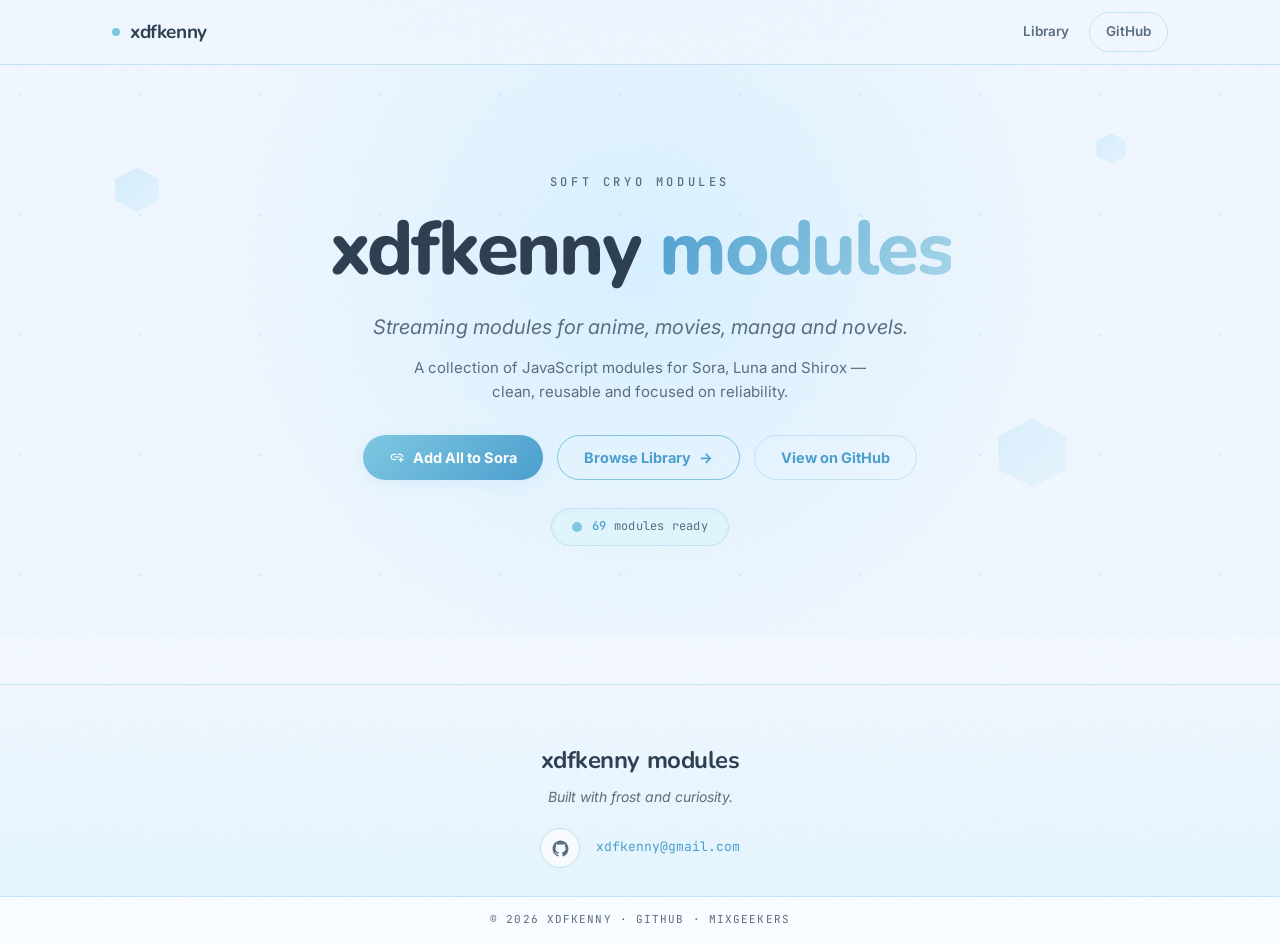
<file: index.html>
<!doctype html>
<html lang="en">
<head>
  <meta charset="utf-8" />
  <meta name="viewport" content="width=device-width, initial-scale=1" />
  <title>xdfkenny modules — Sora Module Library</title>
  <meta name="description" content="xdfkenny's Sora module library — streaming modules for anime, movies, manga and novels for Sora, Luna, and Shirox." />
  <link rel="icon" href="data:image/svg+xml,%3Csvg xmlns='http://www.w3.org/2000/svg' viewBox='0 0 32 32'%3E%3Crect width='32' height='32' rx='9' fill='%23E1F5FE'/%3E%3Cpath d='M16 5l9.5 5.5v11L16 27l-9.5-5.5v-11z' fill='%237EC8E3'/%3E%3Cpath d='M16 9.5L22 13v6l-6 3.5-6-3.5v-6z' fill='%23FFFFFF' opacity='.9'/%3E%3C/svg%3E" />
  <link rel="preconnect" href="https://fonts.googleapis.com" />
  <link rel="preconnect" href="https://fonts.gstatic.com" crossorigin />
  <link href="https://fonts.googleapis.com/css2?family=Nunito:wght@600;700;800&family=Inter:ital,wght@0,300;0,400;0,500;0,600;1,400&family=JetBrains+Mono:wght@300;400;500&display=swap" rel="stylesheet" />
  <link rel="stylesheet" href="https://fonts.googleapis.com/css2?family=Material+Symbols+Outlined:opsz,wght,FILL,GRAD@20..48,100..700,0..1,-50..200" />
  <link rel="preconnect" href="https://raw.githubusercontent.com" />
  <link rel="stylesheet" href="styles.css" />
</head>
<body>
  <a class="skip-link" href="#main">Skip to content</a>

  <!-- ===== Navigation ===== -->
  <nav class="nav" aria-label="Primary">
    <div class="nav-inner">
      <a class="brand" href="#top">
        <span class="brand-dot" aria-hidden="true"></span>
        <span class="brand-name">xdfkenny</span>
      </a>
      <button class="nav-toggle" id="navToggle" type="button" aria-expanded="false" aria-controls="navLinks" aria-label="Toggle navigation">
        <span class="nav-toggle-bar"></span>
        <span class="nav-toggle-bar"></span>
        <span class="nav-toggle-bar"></span>
      </button>
      <div class="nav-links" id="navLinks">
        <a class="nav-link" href="modules/">Library</a>
        <a class="nav-link nav-link-ext" href="https://github.com/xdfkenny/xdfkenny-sora-modules" target="_blank" rel="noopener noreferrer">GitHub</a>
      </div>
    </div>
  </nav>

  <!-- ===== Hero ===== -->
  <main id="main">
    <header class="hero" id="top">
      <div class="hero-snow" aria-hidden="true"></div>
      <div class="hero-hex hex-1" aria-hidden="true"></div>
      <div class="hero-hex hex-2" aria-hidden="true"></div>
      <div class="hero-hex hex-3" aria-hidden="true"></div>
      <div class="hero-inner">
        <p class="eyebrow">Soft Cryo Modules</p>
        <h1 class="hero-title">xdfkenny <span>modules</span></h1>
        <p class="hero-sub">Streaming modules for anime, movies, manga and novels.</p>
        <p class="hero-desc">A collection of JavaScript modules for Sora, Luna and Shirox — clean, reusable and focused on reliability.</p>
        <div class="hero-cta">
          <a class="btn btn-primary" id="btnHeroAddSora" href="sora://default_page?url=https%3A%2F%2Fxdfkenny.dpdns.org%2Fxdfkenny-sora-modules%2Fmodules%2F%3Fembed%3Dtrue">
            <span class="material-symbols-outlined icon-sm">add_link</span> Add All to Sora
          </a>
          <a class="btn btn-secondary" href="modules/">Browse Library <span class="arrow" aria-hidden="true">→</span></a>
          <a class="btn btn-ghost" href="https://github.com/xdfkenny/xdfkenny-sora-modules" target="_blank" rel="noopener noreferrer">View on GitHub</a>
        </div>
        <div class="status-pill" aria-live="polite">
          <span class="dot pulse" aria-hidden="true"></span>
          <span class="status-text"><b id="heroCount">0</b> modules ready</span>
        </div>
      </div>
    </header>
  </main>

  <!-- ===== Footer ===== -->
  <footer class="footer">
    <div class="footer-inner">
      <div class="footer-brand">xdfkenny modules</div>
      <p class="footer-tagline">Built with frost and curiosity.</p>
      <div class="footer-social">
        <a class="icon-btn" href="https://github.com/xdfkenny/xdfkenny-sora-modules" target="_blank" rel="noopener noreferrer" aria-label="GitHub">
          <svg class="icon" viewBox="0 0 24 24" fill="currentColor" aria-hidden="true"><path d="M12 2C6.48 2 2 6.58 2 12.25c0 4.53 2.87 8.37 6.84 9.73.5.1.68-.22.68-.49v-1.7c-2.78.62-3.37-1.37-3.37-1.37-.45-1.18-1.11-1.5-1.11-1.5-.91-.63.07-.62.07-.62 1 .07 1.53 1.06 1.53 1.06.9 1.57 2.36 1.12 2.93.85.09-.66.35-1.11.63-1.37-2.22-.26-4.56-1.14-4.56-5.07 0-1.12.39-2.03 1.03-2.75-.1-.26-.45-1.3.1-2.7 0 0 .84-.28 2.75 1.05a9.36 9.36 0 0 1 5 0c1.91-1.33 2.75-1.05 2.75-1.05.55 1.4.2 2.44.1 2.7.64.72 1.03 1.63 1.03 2.75 0 3.94-2.34 4.81-4.57 5.06.36.32.68.94.68 1.9v2.81c0 .27.18.6.69.49A10.26 10.26 0 0 0 22 12.25C22 6.58 17.52 2 12 2Z"></path></svg>
        </a>
        <a class="footer-mail" href="mailto:xdfkenny@gmail.com">xdfkenny@gmail.com</a>
      </div>
    </div>
    <div class="footer-bottom">© 2026 xdfkenny · GitHub · MixGeekers</div>
  </footer>

  <script src="script.js"></script>
</body>
</html>
</file>
<file: styles.css>
/* ==========================================================================
   xdfkenny modules — Soft Cryo design system
   Icy pastel, pure frost with a warm heart. Zero sharp corners.
   ========================================================================== */

:root {
  --bg: #F0F7FF;
  --bg-warm: #F8FBFF;
  --fg: #2C3E50;
  --fg-muted: #5A6D7E;
  --accent: #7EC8E3;
  --accent-light: #B8E3F5;
  --accent-dark: #4A9ECF;
  --accent-glow: #D6F0FF;
  --crystal: #A8D8EA;
  --frost: #E1F5FE;
  --rose-ice: #E8D5E0;
  --rose-soft: #E8A5A5;
  --mint: #A5D8C5;
  --border: #C5E3F5;
  --border-strong: #7EC8E3;

  --status-ok: #4A9ECF;
  --status-warn: #9AA8E8;
  --status-fail: #C96F8E;

  --shadow-sm: 0 2px 8px rgba(126, 200, 227, 0.12);
  --shadow-md: 0 4px 16px rgba(126, 200, 227, 0.15);
  --shadow-lg: 0 8px 32px rgba(126, 200, 227, 0.2);
  --shadow-glow: 0 0 20px rgba(126, 200, 227, 0.25), 0 0 40px rgba(126, 200, 227, 0.1);
  --shadow-inner: inset 0 2px 4px rgba(126, 200, 227, 0.08);
  --ring: 0 0 0 3px rgba(126, 200, 227, 0.2);

  --r-sm: 8px;
  --r-md: 12px;
  --r-lg: 16px;
  --r-xl: 24px;
  --r-2xl: 32px;
  --r-full: 9999px;

  --font-display: "Nunito", "Inter", system-ui, sans-serif;
  --font-body: "Inter", system-ui, -apple-system, "Segoe UI", Roboto, sans-serif;
  --font-mono: "JetBrains Mono", ui-monospace, "Cascadia Code", Consolas, monospace;

  --ease-bounce: cubic-bezier(0.34, 1.56, 0.64, 1);
  --ease-out: cubic-bezier(0.22, 1, 0.36, 1);

  --noise: url("data:image/svg+xml,%3Csvg viewBox='0 0 256 256' xmlns='http://www.w3.org/2000/svg'%3E%3Cfilter id='noise'%3E%3CfeTurbulence type='fractalNoise' baseFrequency='0.9' numOctaves='3' stitchTiles='stitch'/%3E%3C/filter%3E%3Crect width='100%25' height='100%25' filter='url(%23noise)'/%3E%3C/svg%3E");
}

@media (prefers-color-scheme: dark) {
  :root {
    --bg: #0A0F1E;
    --bg-warm: #141E32;
    --fg: #E6EDF3;
    --fg-muted: #8A9AB3;
    --accent: #7EC8E3;
    --accent-light: #1E344B;
    --accent-dark: #8ED0F0;
    --accent-glow: rgba(126, 200, 227, 0.12);
    --crystal: #5A7FA0;
    --frost: #1E2D45;
    --rose-ice: #2A3545;
    --rose-soft: #9AA8C8;
    --mint: #6BA8A0;
    --border: #2A3A52;
    --border-strong: #3A5575;

    --status-ok: #7EC8E3;
    --status-warn: #9AA8E8;
    --status-fail: #E8A5A5;

    --shadow-sm: 0 2px 8px rgba(0, 0, 0, 0.35);
    --shadow-md: 0 4px 16px rgba(0, 0, 0, 0.45);
    --shadow-lg: 0 8px 32px rgba(0, 0, 0, 0.55);
    --shadow-glow: 0 0 20px rgba(126, 200, 227, 0.12), 0 0 40px rgba(126, 200, 227, 0.06);
    --shadow-inner: inset 0 2px 4px rgba(0, 0, 0, 0.25);
    --ring: 0 0 0 3px rgba(126, 200, 227, 0.25);
  }
}

* { box-sizing: border-box; }

html {
  scroll-behavior: smooth;
}

.material-symbols-outlined {
  font-family: 'Material Symbols Outlined';
  font-weight: normal;
  font-style: normal;
  font-size: 18px;
  line-height: 1;
  letter-spacing: normal;
  text-transform: none;
  display: inline-block;
  white-space: nowrap;
  word-wrap: normal;
  direction: ltr;
  -webkit-font-smoothing: antialiased;
  vertical-align: middle;
  user-select: none;
}

.material-symbols-outlined.icon-sm {
  font-size: 16px;
}

body {
  margin: 0;
  padding: 0;
  min-height: 100vh;
  background:
    radial-gradient(900px 460px at 50% -80px, rgba(182, 225, 246, 0.55), transparent 60%),
    linear-gradient(180deg, var(--bg) 0%, #F4FAFF 100%);
  color: var(--fg);
  font-family: var(--font-body);
  font-weight: 400;
  line-height: 1.625;
  -webkit-font-smoothing: antialiased;
  text-rendering: optimizeLegibility;
}

/* global frost noise overlay */
body::after {
  content: "";
  position: fixed;
  inset: 0;
  z-index: 999;
  pointer-events: none;
  background-image: var(--noise);
  opacity: 0.035;
}

::selection {
  background: var(--accent-light);
  color: var(--fg);
}

:focus-visible {
  outline: 2px solid var(--accent);
  outline-offset: 3px;
  box-shadow: 0 0 0 3px rgba(126, 200, 227, 0.3);
  border-radius: 6px;
}

/* ---------- skip link ---------- */

.skip-link {
  position: absolute;
  left: 16px;
  top: -60px;
  z-index: 1100;
  padding: 10px 20px;
  border-radius: var(--r-full);
  background: linear-gradient(135deg, var(--accent), var(--accent-dark));
  color: #fff;
  font-weight: 700;
  font-size: 13px;
  text-decoration: none;
  box-shadow: var(--shadow-md);
  transition: top 0.3s var(--ease-out);
}

.skip-link:focus {
  top: 14px;
}

/* ==========================================================================
   Navigation
   ========================================================================== */

.nav {
  position: sticky;
  top: 0;
  z-index: 100;
  background: rgba(240, 247, 255, 0.86);
  backdrop-filter: blur(14px);
  -webkit-backdrop-filter: blur(14px);
  border-bottom: 1px solid var(--border);
}

.nav-inner {
  max-width: 1120px;
  margin: 0 auto;
  padding: 12px clamp(16px, 4vw, 32px);
  display: flex;
  align-items: center;
  justify-content: space-between;
  gap: 16px;
}

.brand {
  display: inline-flex;
  align-items: center;
  gap: 10px;
  text-decoration: none;
  color: var(--fg);
}

.brand-name {
  font-family: var(--font-display);
  font-weight: 700;
  font-size: 19px;
  letter-spacing: -0.02em;
}

.brand-dot {
  width: 8px;
  height: 8px;
  border-radius: var(--r-full);
  background: var(--accent);
  box-shadow: 0 0 0 0 rgba(126, 200, 227, 0.6);
  animation: statusPulse 2.4s ease-in-out infinite;
}

.nav-links {
  display: flex;
  align-items: center;
  gap: 4px;
}

.nav-link {
  display: inline-block;
  padding: 8px 16px;
  border-radius: var(--r-full);
  color: var(--fg-muted);
  font-weight: 600;
  font-size: 13.5px;
  text-decoration: none;
  transition: background 0.2s var(--ease-out), color 0.2s var(--ease-out), transform 0.2s var(--ease-bounce);
}

.nav-link:hover {
  background: var(--frost);
  color: var(--accent-dark);
  transform: translateY(-1px);
}

.nav-link-ext {
  border: 1.5px solid var(--border);
}

.nav-link-ext:hover {
  border-color: var(--border-strong);
}

.nav-link[aria-current="page"] {
  background: var(--frost);
  color: var(--accent-dark);
}

.nav-toggle {
  display: none;
  appearance: none;
  background: var(--bg-warm);
  border: 1.5px solid var(--border);
  border-radius: var(--r-md);
  width: 44px;
  height: 44px;
  flex-direction: column;
  align-items: center;
  justify-content: center;
  gap: 5px;
  cursor: pointer;
}

.nav-toggle-bar {
  display: block;
  width: 20px;
  height: 2px;
  border-radius: 2px;
  background: var(--fg-muted);
  transition: transform 0.25s var(--ease-out), opacity 0.2s;
}

.nav-toggle[aria-expanded="true"] .nav-toggle-bar:nth-child(1) { transform: translateY(7px) rotate(45deg); }
.nav-toggle[aria-expanded="true"] .nav-toggle-bar:nth-child(2) { opacity: 0; }
.nav-toggle[aria-expanded="true"] .nav-toggle-bar:nth-child(3) { transform: translateY(-7px) rotate(-45deg); }

/* ==========================================================================
   Hero
   ========================================================================== */

.hero {
  position: relative;
  overflow: hidden;
  text-align: center;
  padding: clamp(72px, 12vh, 128px) clamp(20px, 6vw, 48px) clamp(64px, 10vh, 104px);
  background:
    radial-gradient(circle at 50% 35%, rgba(214, 240, 255, 0.9), transparent 58%),
    linear-gradient(180deg, var(--bg) 0%, #F0F7FF 70%, var(--bg) 100%);
}

.hero::before {
  content: "";
  position: absolute;
  inset: 0;
  background-image:
    radial-gradient(2px 2px at 20px 30px, rgba(126, 200, 227, 0.3), transparent),
    radial-gradient(2px 2px at 40px 70px, rgba(184, 227, 245, 0.2), transparent),
    radial-gradient(1px 1px at 90px 40px, rgba(126, 200, 227, 0.25), transparent);
  background-size: 120px 120px, 80px 80px, 100px 100px;
  pointer-events: none;
}

.hero-snow {
  position: absolute;
  inset: 0;
  overflow: hidden;
  pointer-events: none;
}

.snowflake {
  position: absolute;
  top: -12px;
  width: 6px;
  height: 6px;
  border-radius: var(--r-full);
  background: var(--crystal);
  opacity: 0.18;
  animation: snowDrift linear infinite;
}

.hero-inner {
  position: relative;
  z-index: 2;
  max-width: 768px;
  margin: 0 auto;
}

.eyebrow {
  margin: 0 0 18px;
  font-family: var(--font-mono);
  font-size: 12px;
  font-weight: 500;
  letter-spacing: 0.3em;
  text-transform: uppercase;
  color: var(--fg-muted);
}

.hero-title {
  margin: 0;
  font-family: var(--font-display);
  font-weight: 800;
  font-size: clamp(44px, 9vw, 76px);
  line-height: 1.04;
  letter-spacing: -0.03em;
  color: var(--fg);
}

.hero-title span {
  background: linear-gradient(120deg, var(--accent-dark), var(--crystal));
  -webkit-background-clip: text;
  background-clip: text;
  -webkit-text-fill-color: transparent;
}

.hero-sub {
  margin: 22px auto 12px;
  font-size: clamp(17px, 2.4vw, 20px);
  font-style: italic;
  color: var(--fg-muted);
  max-width: 46ch;
}

.hero-desc {
  margin: 0 auto 30px;
  font-size: 15px;
  color: var(--fg-muted);
  max-width: 54ch;
}

.hero-cta {
  display: flex;
  justify-content: center;
  flex-wrap: wrap;
  gap: 14px;
}

.hero-cta .arrow {
  display: inline-block;
  transition: transform 0.25s var(--ease-bounce);
}

.btn-primary:hover .arrow {
  transform: translateX(4px);
}

.status-pill {
  display: inline-flex;
  align-items: center;
  gap: 10px;
  margin-top: 28px;
  padding: 8px 20px;
  border-radius: var(--r-full);
  background: var(--frost);
  border: 1px solid var(--border);
  box-shadow: var(--shadow-inner);
}

.status-text {
  font-family: var(--font-mono);
  font-size: 12px;
  letter-spacing: 0.02em;
  color: var(--fg-muted);
}

.status-text b {
  color: var(--accent-dark);
  font-weight: 500;
}

.dot {
  width: 10px;
  height: 10px;
  border-radius: var(--r-full);
  flex: none;
}

.dot.pulse {
  background: var(--accent);
  animation: statusPulse 2.4s ease-in-out infinite;
}

/* decorative hexagons */

.hero-hex {
  position: absolute;
  width: 56px;
  height: 56px;
  z-index: 1;
  opacity: 0.5;
  background: linear-gradient(135deg, var(--accent-light), var(--accent-glow));
  clip-path: polygon(50% 0%, 100% 25%, 100% 75%, 50% 100%, 0% 75%, 0% 25%);
  animation: floaty 9s ease-in-out infinite;
}

.hex-1 { top: 18%; left: 9%; width: 44px; height: 44px; }
.hex-2 { top: 62%; left: 78%; width: 68px; height: 68px; animation-delay: -3s; opacity: 0.38; }
.hex-3 { top: 12%; right: 12%; width: 30px; height: 30px; animation-delay: -6s; opacity: 0.45; }

/* ==========================================================================
   Sections
   ========================================================================== */

main {
  display: block;
}

.section {
  max-width: 1120px;
  margin: 0 auto;
  padding: clamp(56px, 9vh, 88px) clamp(16px, 4vw, 32px);
  scroll-margin-top: 76px;
}

#top {
  scroll-margin-top: 0;
}

.section-head {
  margin-bottom: 40px;
}

.section-head h2 {
  margin: 0 0 6px;
  font-family: var(--font-display);
  font-weight: 700;
  font-size: clamp(28px, 4vw, 36px);
  letter-spacing: -0.02em;
  color: var(--fg);
  display: inline-block;
  position: relative;
  padding-bottom: 14px;
}

.section-head h2::after {
  content: "";
  position: absolute;
  left: 0;
  bottom: 0;
  width: 88px;
  height: 3px;
  border-radius: var(--r-full);
  background: linear-gradient(90deg, var(--accent), transparent);
}

.section-intro {
  margin: 10px 0 0;
  font-size: 16px;
  color: var(--fg-muted);
  max-width: 56ch;
}

.section-head.is-centered {
  text-align: center;
}

.section-head.is-centered h2::after {
  left: 50%;
  transform: translateX(-50%);
}

.section-head.is-centered .section-intro {
  margin-left: auto;
  margin-right: auto;
}

/* ==========================================================================
   Buttons
   ========================================================================== */

.btn {
  appearance: none;
  display: inline-flex;
  align-items: center;
  justify-content: center;
  gap: 8px;
  border: none;
  cursor: pointer;
  font-family: var(--font-body);
  font-weight: 700;
  font-size: 14.5px;
  line-height: 1.2;
  padding: 13px 26px;
  border-radius: var(--r-full);
  text-decoration: none;
  transition: transform 0.25s var(--ease-bounce), box-shadow 0.25s var(--ease-out), background 0.2s, border-color 0.2s, color 0.2s;
}

.btn:active {
  transform: translateY(1px) scale(0.99);
}

.btn:disabled {
  opacity: 0.55;
  cursor: not-allowed;
}

/* Primary ice pill */
.btn-primary {
  background: linear-gradient(135deg, var(--accent), var(--accent-dark));
  color: #fff;
  box-shadow: var(--shadow-md);
}

.btn-primary:hover {
  transform: scale(1.03);
  box-shadow: var(--shadow-lg), var(--shadow-glow);
}

.btn-primary:disabled:hover {
  transform: none;
  box-shadow: var(--shadow-md);
}

/* Secondary frost outline */
.btn-secondary {
  background: transparent;
  color: var(--accent-dark);
  border: 1.5px solid var(--accent);
}

.btn-secondary:hover {
  transform: scale(1.03);
  background: var(--frost);
  box-shadow: var(--shadow-md);
}

/* Ghost soft link */
.btn-ghost {
  background: transparent;
  color: var(--accent-dark);
  border: 1.5px solid var(--border);
}

.btn-ghost:hover {
  transform: scale(1.03);
  background: var(--frost);
  border-color: var(--border-strong);
}

.btn-ghost-pill {
  background: var(--bg-warm);
  color: var(--fg-muted);
  border: 1px solid var(--border);
  padding: 9px 18px;
  font-size: 12.5px;
}

.btn-ghost-pill:hover {
  color: var(--accent-dark);
  background: var(--frost);
  border-color: var(--border-strong);
}

/* Soft solid (dashboard actions) */
.btn-soft {
  background: var(--bg-warm);
  color: var(--accent-dark);
  border: 1px solid var(--border);
  box-shadow: var(--shadow-sm);
}

.btn-soft:hover {
  background: var(--frost);
  border-color: var(--border-strong);
  transform: translateY(-1px);
  box-shadow: var(--shadow-md);
}

.btn-tiny {
  padding: 8px 16px;
  font-size: 12px;
}

.btn-sm {
  padding: 10px 20px;
  font-size: 13px;
}

.btn-clear {
  background: transparent;
  color: var(--fg-muted);
  border: 1px solid var(--border);
}

.btn-clear:hover {
  background: var(--bg-warm);
  color: var(--accent-dark);
  border-color: var(--border-strong);
}

.icon {
  width: 16px;
  height: 16px;
  flex: none;
}

.icon-play {
  width: 14px;
  height: 14px;
}

/* ==========================================================================
   Summary bar (dashboard)
   ========================================================================== */

/* ==========================================================================
   Library Controls (Search & Category Filters)
   ========================================================================== */

.library-controls {
  display: flex;
  flex-direction: column;
  gap: 16px;
  margin-bottom: 24px;
}

.search-box {
  position: relative;
  display: flex;
  align-items: center;
  width: 100%;
}

.search-icon {
  position: absolute;
  left: 18px;
  width: 18px;
  height: 18px;
  color: var(--accent-dark);
  pointer-events: none;
}

.search-input {
  width: 100%;
  appearance: none;
  background: var(--bg-warm);
  border: 1.5px solid var(--border);
  border-radius: var(--r-xl);
  padding: 14px 44px 14px 48px;
  font-family: var(--font-body);
  font-size: 15px;
  color: var(--fg);
  outline: none;
  box-shadow: var(--shadow-sm);
  transition: border-color 0.25s var(--ease-out), box-shadow 0.25s var(--ease-out), background 0.2s;
}

.search-input::placeholder {
  color: var(--fg-muted);
  opacity: 0.75;
}

.search-input:focus {
  border-color: var(--accent);
  background: #fff;
  box-shadow: var(--shadow-glow), var(--ring);
}

.search-clear {
  position: absolute;
  right: 14px;
  appearance: none;
  border: none;
  background: var(--frost);
  color: var(--fg-muted);
  width: 26px;
  height: 26px;
  border-radius: 50%;
  font-size: 16px;
  line-height: 1;
  cursor: pointer;
  display: grid;
  place-items: center;
  transition: background 0.2s, color 0.2s;
}

.search-clear:hover {
  background: var(--accent);
  color: #fff;
}

.filter-pills-row {
  display: flex;
  align-items: center;
  justify-content: space-between;
  gap: 14px;
  flex-wrap: wrap;
}

.filter-group {
  display: flex;
  align-items: center;
  gap: 8px;
  flex-wrap: wrap;
}

.filter-group-apps {
  margin-left: auto;
}

.filter-label {
  font-family: var(--font-mono);
  font-size: 12px;
  font-weight: 500;
  color: var(--fg-muted);
  text-transform: uppercase;
  letter-spacing: 0.05em;
}

.filter-pill {
  appearance: none;
  border: 1px solid var(--border);
  background: var(--bg-warm);
  color: var(--fg-muted);
  font-family: var(--font-body);
  font-size: 13px;
  font-weight: 600;
  padding: 7px 16px;
  border-radius: var(--r-full);
  cursor: pointer;
  transition: all 0.2s var(--ease-bounce);
  box-shadow: var(--shadow-sm);
}

.filter-pill:hover {
  border-color: var(--border-strong);
  color: var(--accent-dark);
  background: var(--frost);
  transform: translateY(-1px);
}

.filter-pill.active {
  background: linear-gradient(135deg, var(--accent), var(--accent-dark));
  color: #fff;
  border-color: var(--accent-dark);
  box-shadow: 0 4px 12px rgba(74, 158, 207, 0.35);
}

.filter-pill-app {
  padding: 5px 12px;
  font-size: 12px;
}

/* Card badges & compatibility tags */
.card-tags-row {
  display: flex;
  align-items: center;
  gap: 6px;
  flex-wrap: wrap;
  margin-top: 6px;
}

.badge-cat {
  font-family: var(--font-mono);
  font-size: 10.5px;
  font-weight: 600;
  text-transform: uppercase;
  letter-spacing: 0.04em;
  padding: 3px 9px;
  border-radius: var(--r-sm);
  background: var(--frost);
  color: var(--accent-dark);
  border: 1px solid var(--border);
}

.badge-cat.cat-anime { background: rgba(126, 200, 227, 0.15); color: #2B7A9E; border-color: rgba(126, 200, 227, 0.35); }
.badge-cat.cat-manga { background: rgba(165, 216, 197, 0.2); color: #2D7A5E; border-color: rgba(165, 216, 197, 0.4); }
.badge-cat.cat-torrent { background: rgba(232, 165, 165, 0.15); color: #A84B4B; border-color: rgba(232, 165, 165, 0.35); }

.badge-compat {
  font-family: var(--font-mono);
  font-size: 10px;
  font-weight: 600;
  padding: 2px 7px;
  border-radius: var(--r-full);
  background: rgba(74, 158, 207, 0.1);
  color: var(--accent-dark);
  border: 1px solid rgba(74, 158, 207, 0.25);
}

/* Quick Card Actions - full width */
.links {
  width: 100%;
  margin-top: auto;
}

.card-quick-actions {
  display: flex;
  gap: 8px;
  width: 100%;
  margin-top: 12px;
}

.btn-card-action {
  flex: 1 1 0;
  min-width: 0;
  appearance: none;
  display: inline-flex;
  align-items: center;
  justify-content: center;
  gap: 6px;
  border: 1px solid var(--border);
  background: var(--bg);
  color: var(--fg);
  font-family: var(--font-body);
  font-size: 13px;
  font-weight: 700;
  padding: 12px 16px;
  border-radius: var(--r-md);
  cursor: pointer;
  transition: background 0.2s, border-color 0.2s, color 0.2s, transform 0.2s var(--ease-bounce);
  white-space: nowrap;
}

.btn-card-action:hover {
  background: var(--frost);
  border-color: var(--border-strong);
  color: var(--accent-dark);
  transform: translateY(-1px);
}

.btn-card-action.btn-play {
  background: var(--frost);
  color: var(--accent-dark);
  border-color: var(--border-strong);
}

.btn-card-action.btn-play:hover {
  background: var(--accent);
  color: #fff;
}

a.btn-card-action.btn-card-sora,
.btn-card-action.btn-card-sora {
  background: linear-gradient(135deg, hsl(220, 85%, 55%) 0%, hsl(200, 90%, 45%) 100%);
  color: #fff;
  border-color: transparent;
  box-shadow: 0 2px 8px rgba(50, 120, 220, 0.3);
  text-decoration: none;
}

a.btn-card-action.btn-card-sora:hover,
.btn-card-action.btn-card-sora:hover {
  background: linear-gradient(135deg, hsl(220, 85%, 48%) 0%, hsl(200, 90%, 38%) 100%);
  color: #fff;
  transform: translateY(-1px);
  box-shadow: 0 4px 14px rgba(50, 120, 220, 0.45);
}

/* ===== Cufiy-style card meta & split button (no owner) ===== */
.cufiy-head-info {
  flex: 1;
  min-width: 0;
}

.cufiy-meta {
  display: flex;
  align-items: center;
  justify-content: center;
  gap: 8px;
  flex-wrap: wrap;
  margin: 4px 0 2px;
  font-size: 14px;
  color: var(--fg-muted);
}

.cufiy-flag {
  font-size: 18px;
  line-height: 1;
}

.cufiy-lang {
  font-weight: 600;
  color: var(--fg);
  font-size: 14px;
}

.cufiy-type,
.cufiy-dl {
  color: var(--accent-dark);
  opacity: 0.85;
  font-size: 16px !important;
}

.cufiy-actions {
  display: flex;
  width: 100%;
  border-radius: var(--r-md);
  overflow: hidden;
  margin-top: 12px;
  box-shadow: var(--shadow-sm);
  height: 46px;
}

.cufiy-add {
  flex: 1;
  display: flex;
  align-items: center;
  justify-content: center;
  background: linear-gradient(135deg, var(--accent), var(--accent-dark));
  color: #fff;
  font-family: var(--font-body);
  font-weight: 700;
  font-size: 15px;
  text-decoration: none;
  transition: transform 0.2s var(--ease-bounce), box-shadow 0.2s, filter 0.2s;
  box-shadow: 0 2px 8px rgba(74, 158, 207, 0.25);
}

.cufiy-add:hover {
  filter: brightness(1.02);
  transform: translateY(-1px);
  box-shadow: 0 4px 14px rgba(74, 158, 207, 0.35);
  color: #fff;
}

.cufiy-copy {
  width: 58px;
  flex: none;
  display: grid;
  place-items: center;
  background: var(--frost);
  border: none;
  border-left: 1px solid rgba(0,0,0,0.06);
  color: var(--fg-muted);
  cursor: pointer;
  transition: background 0.2s, color 0.2s;
}

.cufiy-copy:hover {
  background: var(--border);
  color: var(--accent-dark);
}


.library-summary {
  margin-bottom: 16px;
}

.pill {
  display: inline-flex;
  align-items: center;
  gap: 7px;
  font-size: 12.5px;
  font-weight: 700;
  color: var(--fg-muted);
  background: var(--bg-warm);
  border: 1px solid var(--border);
  border-radius: var(--r-full);
  padding: 6px 14px;
  box-shadow: var(--shadow-sm);
}

.pill b {
  color: var(--fg);
  font-weight: 700;
  font-variant-numeric: tabular-nums;
}

/* ==========================================================================
   Module cards grid
   ========================================================================== */

.grid {
  display: grid;
  grid-template-columns: repeat(auto-fill, minmax(min(100%, 300px), 1fr));
  gap: 18px;
}

.card {
  position: relative;
  background: var(--bg-warm);
  border: 1px solid var(--border);
  border-radius: var(--r-xl);
  overflow: hidden;
  display: flex;
  flex-direction: column;
  box-shadow: var(--shadow-sm);
  transition: transform 0.3s var(--ease-bounce), box-shadow 0.3s var(--ease-out), border-color 0.3s;
}

.card:hover {
  transform: translateY(-4px);
  border-color: var(--border-strong);
  box-shadow: var(--shadow-md);
}

/* ---------- discontinued modules ---------- */

.card-discontinued {
  filter: grayscale(0.85);
}

.card-discontinued:hover {
  transform: none;
  border-color: var(--border);
  box-shadow: var(--shadow-sm);
}

/* gray veil over the whole card */
.card-discontinued::before {
  content: "";
  position: absolute;
  inset: 0;
  z-index: 2;
  background: rgba(105, 118, 136, 0.42);
  border-radius: inherit;
  pointer-events: none;
}

.card-discontinued .card-head,
.card-discontinued .card-body {
  pointer-events: none;
}

.discontinued-badge {
  position: absolute;
  top: 10px;
  right: 10px;
  z-index: 3;
  display: inline-flex;
  align-items: center;
  gap: 5px;
  padding: 5px 12px;
  border-radius: var(--r-full);
  background: var(--fg-muted);
  color: #fff;
  font-family: var(--font-mono);
  font-size: 10px;
  font-weight: 600;
  letter-spacing: 0.08em;
  text-transform: uppercase;
  box-shadow: var(--shadow-sm);
}

.discontinued-bar {
  width: 100%;
  display: inline-flex;
  align-items: center;
  justify-content: center;
  gap: 6px;
  margin-top: 12px;
  padding: 12px 16px;
  border-radius: var(--r-md);
  background: var(--bg);
  border: 1px dashed var(--border-strong);
  color: var(--fg-muted);
  font-size: 12.5px;
  font-weight: 700;
  letter-spacing: 0.03em;
  text-transform: uppercase;
}

.card-head {
  display: flex;
  align-items: center;
  gap: 14px;
  padding: 18px 20px;
  border-bottom: 1px solid var(--border);
}

.card-icon {
  width: 56px;
  height: 56px;
  flex: none;
  border-radius: 14px;
  background: var(--frost);
  border: 1px solid var(--border);
  display: grid;
  place-items: center;
  overflow: hidden;
  font-family: var(--font-display);
  font-weight: 800;
  color: var(--accent-dark);
}

.card-icon img {
  width: 100%;
  height: 100%;
  object-fit: cover;
}

.card-title-row {
  display: flex;
  align-items: center;
  gap: 8px;
  min-width: 0;
}

.card-title {
  font-family: var(--font-display);
  font-size: 16px;
  font-weight: 700;
  letter-spacing: -0.01em;
  color: var(--fg);
  white-space: nowrap;
  overflow: hidden;
  text-overflow: ellipsis;
}

.ver {
  font-family: var(--font-mono);
  font-size: 11px;
  color: var(--accent-dark);
  background: var(--frost);
  border: 1px solid var(--border);
  padding: 2px 8px;
  border-radius: var(--r-sm);
  white-space: nowrap;
}

.card-branch {
  font-family: var(--font-mono);
  font-size: 10.5px;
  color: var(--fg-muted);
  margin-top: 3px;
  letter-spacing: 0.04em;
}

.card-body {
  padding: 14px 18px;
  flex: 1;
  display: flex;
  flex-direction: column;
  gap: 10px;
}

.meta { display: flex; flex-wrap: wrap; gap: 6px; }

.chip {
  font-size: 11px;
  font-weight: 700;
  color: var(--fg-muted);
  background: var(--bg);
  border: 1px solid var(--border);
  padding: 3px 10px;
  border-radius: var(--r-full);
  white-space: nowrap;
  text-transform: uppercase;
  letter-spacing: 0.05em;
  font-family: var(--font-mono);
  font-weight: 400;
}

.chip b {
  color: var(--accent-dark);
  font-weight: 500;
}

.desc {
  font-size: 12.5px;
  color: var(--fg-muted);
  margin: 0;
  display: -webkit-box;
  -webkit-line-clamp: 3;
  -webkit-box-orient: vertical;
  overflow: hidden;
}

.links { display: flex; gap: 6px; flex-wrap: wrap; }

.link {
  font-family: var(--font-mono);
  font-size: 11px;
  color: var(--accent-dark);
  text-decoration: none;
  border: 1px solid var(--border);
  background: var(--bg);
  padding: 4px 10px;
  border-radius: var(--r-sm);
  max-width: 100%;
  overflow: hidden;
  text-overflow: ellipsis;
  white-space: nowrap;
  transition: border-color 0.2s, background 0.2s;
}

.link:hover {
  border-color: var(--border-strong);
  background: var(--frost);
}

/* ---------- states ---------- */

.state-box {
  grid-column: 1 / -1;
  text-align: center;
  padding: 60px 20px;
  color: var(--fg-muted);
  font-size: 13.5px;
}

.state-box .spinner {
  width: 30px;
  height: 30px;
  margin: 0 auto 14px;
  border: 3px solid var(--border);
  border-top-color: var(--accent);
  border-radius: 50%;
  animation: spin 0.8s linear infinite;
}

/* ==========================================================================
   Footer
   ========================================================================== */

.footer {
  margin-top: clamp(24px, 6vw, 48px);
  background: linear-gradient(180deg, var(--bg) 0%, var(--frost) 100%);
  border-top: 1px solid var(--border);
}

.footer-inner {
  max-width: 1120px;
  margin: 0 auto;
  padding: clamp(40px, 7vh, 56px) clamp(16px, 4vw, 32px) 28px;
  text-align: center;
}

.footer-brand {
  font-family: var(--font-display);
  font-weight: 700;
  font-size: 24px;
  letter-spacing: -0.02em;
  color: var(--fg);
}

.footer-tagline {
  margin: 6px 0 20px;
  font-style: italic;
  font-size: 14px;
  color: var(--fg-muted);
}

.footer-social {
  display: flex;
  align-items: center;
  justify-content: center;
  gap: 16px;
  flex-wrap: wrap;
}

.icon-btn {
  display: inline-grid;
  place-items: center;
  width: 40px;
  height: 40px;
  border-radius: var(--r-full);
  background: var(--bg-warm);
  border: 1px solid var(--border);
  color: var(--fg-muted);
  transition: transform 0.25s var(--ease-bounce), background 0.2s, color 0.2s, border-color 0.2s, box-shadow 0.25s var(--ease-out);
}

.icon-btn .icon {
  width: 19px;
  height: 19px;
}

.icon-btn:hover {
  transform: scale(1.05);
  background: var(--frost);
  color: var(--accent-dark);
  border-color: var(--border-strong);
  box-shadow: var(--shadow-md);
}

.footer-mail {
  font-family: var(--font-mono);
  font-size: 13px;
  color: var(--accent-dark);
  text-decoration: none;
  border-bottom: 1px solid transparent;
  padding-bottom: 2px;
  transition: border-color 0.2s;
}

.footer-mail:hover {
  border-bottom-color: var(--accent-dark);
}

.footer-bottom {
  border-top: 1px solid var(--border);
  background: var(--bg-warm);
  padding: 14px 16px;
  text-align: center;
  font-family: var(--font-mono);
  font-size: 11px;
  text-transform: uppercase;
  letter-spacing: 0.1em;
  color: var(--fg-muted);
}

/* ==========================================================================
   Animations
   ========================================================================== */

@keyframes statusPulse {
  0%, 100% { box-shadow: 0 0 0 0 rgba(126, 200, 227, 0.55); }
  50% { box-shadow: 0 0 0 7px rgba(126, 200, 227, 0); }
}

@keyframes blink {
  0%, 100% { opacity: 1; }
  50% { opacity: 0.35; }
}

@keyframes floaty {
  0%, 100% { transform: translateY(0) rotate(0deg); }
  50% { transform: translateY(-14px) rotate(8deg); }
}

@keyframes snowDrift {
  0% { transform: translateY(-24px) translateX(0); opacity: 0; }
  10% { opacity: 0.18; }
  90% { opacity: 0.14; }
  100% { transform: translateY(calc(100vh + 24px)) translateX(24px); opacity: 0; }
}

@keyframes spin { to { transform: rotate(360deg); } }

@keyframes glowPulse {
  0%, 100% { box-shadow: var(--shadow-glow); }
  50% { box-shadow: 0 0 28px rgba(126, 200, 227, 0.35), 0 0 56px rgba(126, 200, 227, 0.12); }
}

/* ==========================================================================
   Responsive
   ========================================================================== */

@media (max-width: 820px) {
  .nav-toggle {
    display: flex;
  }

  .nav-links {
    position: absolute;
    top: 100%;
    left: 0;
    right: 0;
    flex-direction: column;
    align-items: stretch;
    gap: 6px;
    padding: 12px clamp(16px, 4vw, 32px) 16px;
    background: rgba(240, 247, 255, 0.98);
    backdrop-filter: blur(14px);
    -webkit-backdrop-filter: blur(14px);
    border-bottom: 1px solid var(--border);
    box-shadow: var(--shadow-lg);
    display: none;
  }

  .nav-links.open {
    display: flex;
  }

  .nav-link {
    padding: 13px 16px;
    text-align: center;
  }

  .grid {
    grid-template-columns: repeat(auto-fill, minmax(min(100%, 280px), 1fr));
    gap: 14px;
  }

  .filter-pills-row {
    justify-content: flex-start;
  }

  .filter-group-apps {
    margin-left: 0;
  }
}

@media (max-width: 640px) {
  .hero-hex {
    display: none;
  }

  .grid {
    grid-template-columns: 1fr;
  }

  .card-quick-actions {
    flex-wrap: nowrap;
    gap: 8px;
  }

  .btn-card-action {
    flex: 1 1 0;
    min-width: 0;
    padding: 11px 12px;
    font-size: 12.5px;
  }

  .filter-pills-row {
    flex-direction: column;
    align-items: stretch;
  }

  .filter-group {
    justify-content: flex-start;
  }

  .search-input {
    font-size: 16px; /* avoid iOS zoom-on-focus */
  }
}

@media (max-width: 400px) {
  .btn-card-action {
    flex: 1 1 0;
    min-width: 0;
    font-size: 12px;
    padding: 10px 10px;
  }
}

/* ==========================================================================
   Reduced motion
   ========================================================================== */

@media (prefers-reduced-motion: reduce) {
  html {
    scroll-behavior: auto;
  }

  *, *::before, *::after {
    animation-duration: 0.01ms !important;
    animation-iteration-count: 1 !important;
    transition-duration: 0.01ms !important;
  }

  .snowflake,
  .hero-hex {
    display: none;
  }
}

/* ==========================================================================
   icon-heading utility
   ========================================================================== */

.icon-heading {
  font-size: 1.3rem;
  vertical-align: middle;
  margin-right: 0.35rem;
  color: var(--accent-dark);
}

/* ==========================================================================
   Manifest Creator section
   ========================================================================== */

.section-creator {
  background: linear-gradient(160deg, hsl(215, 55%, 96%) 0%, hsl(225, 45%, 95%) 100%);
}

.creator-grid {
  display: grid;
  grid-template-columns: 1fr 1fr;
  gap: 1.5rem;
  align-items: start;
}

@media (max-width: 768px) {
  .creator-grid { grid-template-columns: 1fr; }
}

.creator-form {
  background: #fff;
  border: 1px solid var(--border);
  border-radius: var(--r-xl);
  padding: 1.75rem;
  display: flex;
  flex-direction: column;
  gap: 1rem;
  box-shadow: var(--shadow-sm);
}

.creator-field {
  display: flex;
  flex-direction: column;
  gap: 0.35rem;
}

.creator-row {
  display: grid;
  grid-template-columns: 1fr 1fr;
  gap: 0.75rem;
}

.creator-label {
  font-size: 0.78rem;
  font-weight: 600;
  color: var(--fg);
  letter-spacing: 0.02em;
}

.req { color: var(--status-fail); }
.opt { color: var(--fg-muted); font-weight: 400; }

.creator-input {
  padding: 0.55rem 0.85rem;
  border: 1px solid var(--border);
  border-radius: var(--r-md);
  background: var(--bg);
  color: var(--fg);
  font-family: var(--font-body);
  font-size: 0.875rem;
  transition: border-color 0.2s, box-shadow 0.2s;
  outline: none;
  appearance: none;
}

.creator-input:focus {
  border-color: var(--accent);
  box-shadow: var(--ring);
}

.creator-input select { appearance: auto; }

.creator-checks {
  display: flex;
  flex-wrap: wrap;
  gap: 0.6rem;
}

.creator-check {
  display: flex;
  align-items: center;
  gap: 0.4rem;
  font-size: 0.83rem;
  color: var(--fg);
  cursor: pointer;
  padding: 0.35rem 0.75rem;
  border: 1px solid var(--border);
  border-radius: var(--r-full);
  background: var(--bg);
  transition: border-color 0.2s, background 0.2s;
}

.creator-check:has(input:checked) {
  border-color: var(--accent);
  background: var(--frost);
}

.creator-check input {
  accent-color: var(--accent-dark);
}

.creator-actions {
  display: flex;
  gap: 0.75rem;
  flex-wrap: wrap;
  margin-top: 0.25rem;
}

.creator-hint {
  display: flex;
  align-items: center;
  gap: 6px;
  font-size: 0.78rem;
  color: var(--fg-muted);
  margin: 0;
  line-height: 1.5;
}

.creator-status {
  margin: 4px 0 0;
  font-size: 0.85rem;
  font-weight: 600;
  min-height: 1.2em;
}

.creator-status.ok { color: var(--status-ok); }
.creator-status.err { color: var(--status-fail); }

.creator-preview {
  background: hsl(225, 35%, 12%);
  border: 1px solid rgba(126, 200, 227, 0.15);
  border-radius: var(--r-xl);
  overflow: hidden;
  box-shadow: var(--shadow-md);
  position: sticky;
  top: 116px;
}

.creator-preview-header {
  display: flex;
  align-items: center;
  justify-content: space-between;
  padding: 0.85rem 1.25rem;
  border-bottom: 1px solid rgba(126, 200, 227, 0.12);
  background: hsl(225, 35%, 14%);
}

.creator-preview-header .card-label {
  color: rgba(255,255,255,0.7);
}

.creator-output {
  margin: 0;
  padding: 1.25rem;
  min-height: 320px;
  overflow-x: auto;
  font-family: var(--font-mono);
  font-size: 0.78rem;
  line-height: 1.65;
  color: hsl(120, 60%, 80%);
  background: transparent;
  white-space: pre;
}

.creator-output code {
  color: hsl(120, 60%, 80%);
}

/* ==========================================================================
   FAQ section
   ========================================================================== */

.section-faq {
  background: var(--bg-warm);
}

.faq-list {
  display: flex;
  flex-direction: column;
  gap: 0.75rem;
  max-width: 760px;
  margin: 0 auto;
}

.faq-item {
  background: #fff;
  border: 1px solid var(--border);
  border-radius: var(--r-lg);
  overflow: hidden;
  box-shadow: var(--shadow-sm);
  transition: box-shadow 0.2s;
}

.faq-item:hover {
  box-shadow: var(--shadow-md);
}

.faq-q {
  width: 100%;
  display: flex;
  align-items: center;
  justify-content: space-between;
  gap: 1rem;
  padding: 1.1rem 1.25rem;
  background: none;
  border: none;
  cursor: pointer;
  font-family: var(--font-display);
  font-size: 0.95rem;
  font-weight: 700;
  color: var(--fg);
  text-align: left;
  transition: background 0.2s;
}

.faq-q:hover { background: var(--frost); }

.faq-chevron {
  flex-shrink: 0;
  font-size: 22px;
  color: var(--accent-dark);
  transition: transform 0.3s var(--ease-out);
}

.faq-q[aria-expanded="true"] .faq-chevron {
  transform: rotate(180deg);
}

.faq-a {
  max-height: 0;
  overflow: hidden;
  transition: max-height 0.35s var(--ease-out), padding 0.25s;
  padding: 0 1.25rem;
}

.faq-a.open {
  max-height: 300px;
  padding: 0 1.25rem 1.1rem;
}

.faq-a p {
  margin: 0;
  font-size: 0.875rem;
  color: var(--fg-muted);
  line-height: 1.65;
}

.faq-a a {
  color: var(--accent-dark);
  text-decoration: underline;
}

.faq-a code {
  background: var(--frost);
  padding: 1px 6px;
  border-radius: 4px;
  font-family: var(--font-mono);
  font-size: 0.83em;
}

/* ==========================================================================
   Dark mode — auto via system theme (placed last to override light)
   ========================================================================== */

@media (prefers-color-scheme: dark) {
  html { color-scheme: dark; }
  body {
    background:
      radial-gradient(900px 460px at 50% -80px, rgba(30, 52, 75, 0.5), transparent 60%),
      linear-gradient(180deg, #0A0F1E 0%, #0F1A2E 100%);
  }
  body::after { opacity: 0.02; }
  .nav { background: rgba(10, 15, 30, 0.88); border-bottom-color: #2A3A52; backdrop-filter: blur(14px); }
  .nav-link { color: #8A9AB3; }
  .nav-link:hover { background: #1E2D45; color: #E6EDF3; }
  .nav-link[aria-current="page"] { background: #1E2D45; color: #8ED0F0; }
  .nav-link-ext { border-color: #2A3A52; }
  .brand-name { color: #E6EDF3; }
  .hero {
    background:
      radial-gradient(700px 380px at 50% 0%, rgba(30, 58, 85, 0.55), transparent 65%),
      linear-gradient(180deg, #0A0F1E 0%, #0F1729 100%);
  }
  .hero::before {
    opacity: 0.12;
    background-image:
      radial-gradient(2px 2px at 20px 30px, rgba(126, 200, 227, 0.18), transparent),
      radial-gradient(2px 2px at 40px 70px, rgba(126, 200, 227, 0.12), transparent),
      radial-gradient(1px 1px at 90px 40px, rgba(126, 200, 227, 0.14), transparent);
  }
  .hero-snow .snowflake { background: #3A5575; opacity: 0.22; }
  .hero-hex { background: linear-gradient(135deg, #1E344B, #2A4A65); opacity: 0.35; }
  .eyebrow { color: #8A9AB3; }
  .hero-title { color: #E6EDF3; }
  .hero-title span { background: linear-gradient(120deg, #8ED0F0, #5A9AC5); -webkit-background-clip: text; background-clip: text; }
  .hero-sub, .hero-desc { color: #8A9AB3; }
  .status-pill, .pill, .filter-pill, .search-input, .creator-input, .creator-check, .card, .faq-item, .creator-form, .footer { border-color: #2A3A52; }
  .search-input { background: #141E32; color: #E6EDF3; }
  .search-input::placeholder { color: #6B7E9A; }
  .search-input:focus { background: #1A2335; border-color: #3A5575; }
  .filter-pill { background: #141E32; color: #8A9AB3; }
  .filter-pill:hover { background: #1E2D45; color: #E6EDF3; }
  .filter-pill.active { background: linear-gradient(135deg, #4A9ECF, #3A7AA5); color: #fff; border-color: #4A9ECF; }
  .card { background: #141E32; }
  .card-head { border-bottom-color: #2A3A52; }
  .card-icon { background: #1E2D45; border-color: #2A3A52; color: #8ED0F0; }
  .card-title { color: #E6EDF3; }
  .ver { background: #1E2D45; border-color: #2A3A52; color: #8ED0F0; }
  .card-branch { color: #6B7E9A; }
  .chip { background: #0F1729; border-color: #2A3A52; color: #8A9AB3; }
  .desc { color: #8A9AB3; }
  .link { background: #0F1729; border-color: #2A3A52; color: #8ED0F0; }
  .link:hover { background: #1E2D45; border-color: #3A5575; }
  .cufiy-flag { color: #E6EDF3; }
  .cufiy-lang { color: #E6EDF3; }
  .cufiy-type, .cufiy-dl { color: #8ED0F0; }
  .creator-form { background: #141E32; }
  .creator-label { color: #E6EDF3; }
  .creator-input { background: #0F1729; color: #E6EDF3; border-color: #2A3A52; }
  .creator-input:focus { background: #141E32; border-color: #3A5575; }
  .creator-check { background: #0F1729; border-color: #2A3A52; color: #E6EDF3; }
  .creator-check:has(input:checked) { background: #1E2D45; border-color: #3A5575; }
  .creator-hint { color: #8A9AB3; }
  .faq-item { background: #141E32; }
  .faq-q { color: #E6EDF3; }
  .faq-q:hover { background: #1E2D45; }
  .faq-a p { color: #8A9AB3; }
  .creator-preview { background: #0F1729; border-color: rgba(126,200,227,0.12); }
  .cufiy-copy { background: #1E2D45; border-left-color: rgba(255,255,255,0.06); color: #8A9AB3; }
  .cufiy-copy:hover { background: #2A3A52; color: #E6EDF3; }
  .footer { background: linear-gradient(180deg, #0A0F1E 0%, #141E32 100%); border-top-color: #2A3A52; }
  .footer-bottom { background: #0F1729; border-top-color: #2A3A52; }
  .footer-brand { color: #E6EDF3; }
  .footer-tagline { color: #8A9AB3; }
  .icon-btn { background: #141E32; border-color: #2A3A52; color: #8A9AB3; }
  .icon-btn:hover { background: #1E2D45; border-color: #3A5575; color: #E6EDF3; }
  .section-creator { background: linear-gradient(160deg, #0A0F1E 0%, #0F1A2E 100%); }
  .section-faq { background: #0F1729; }
}
</file>
